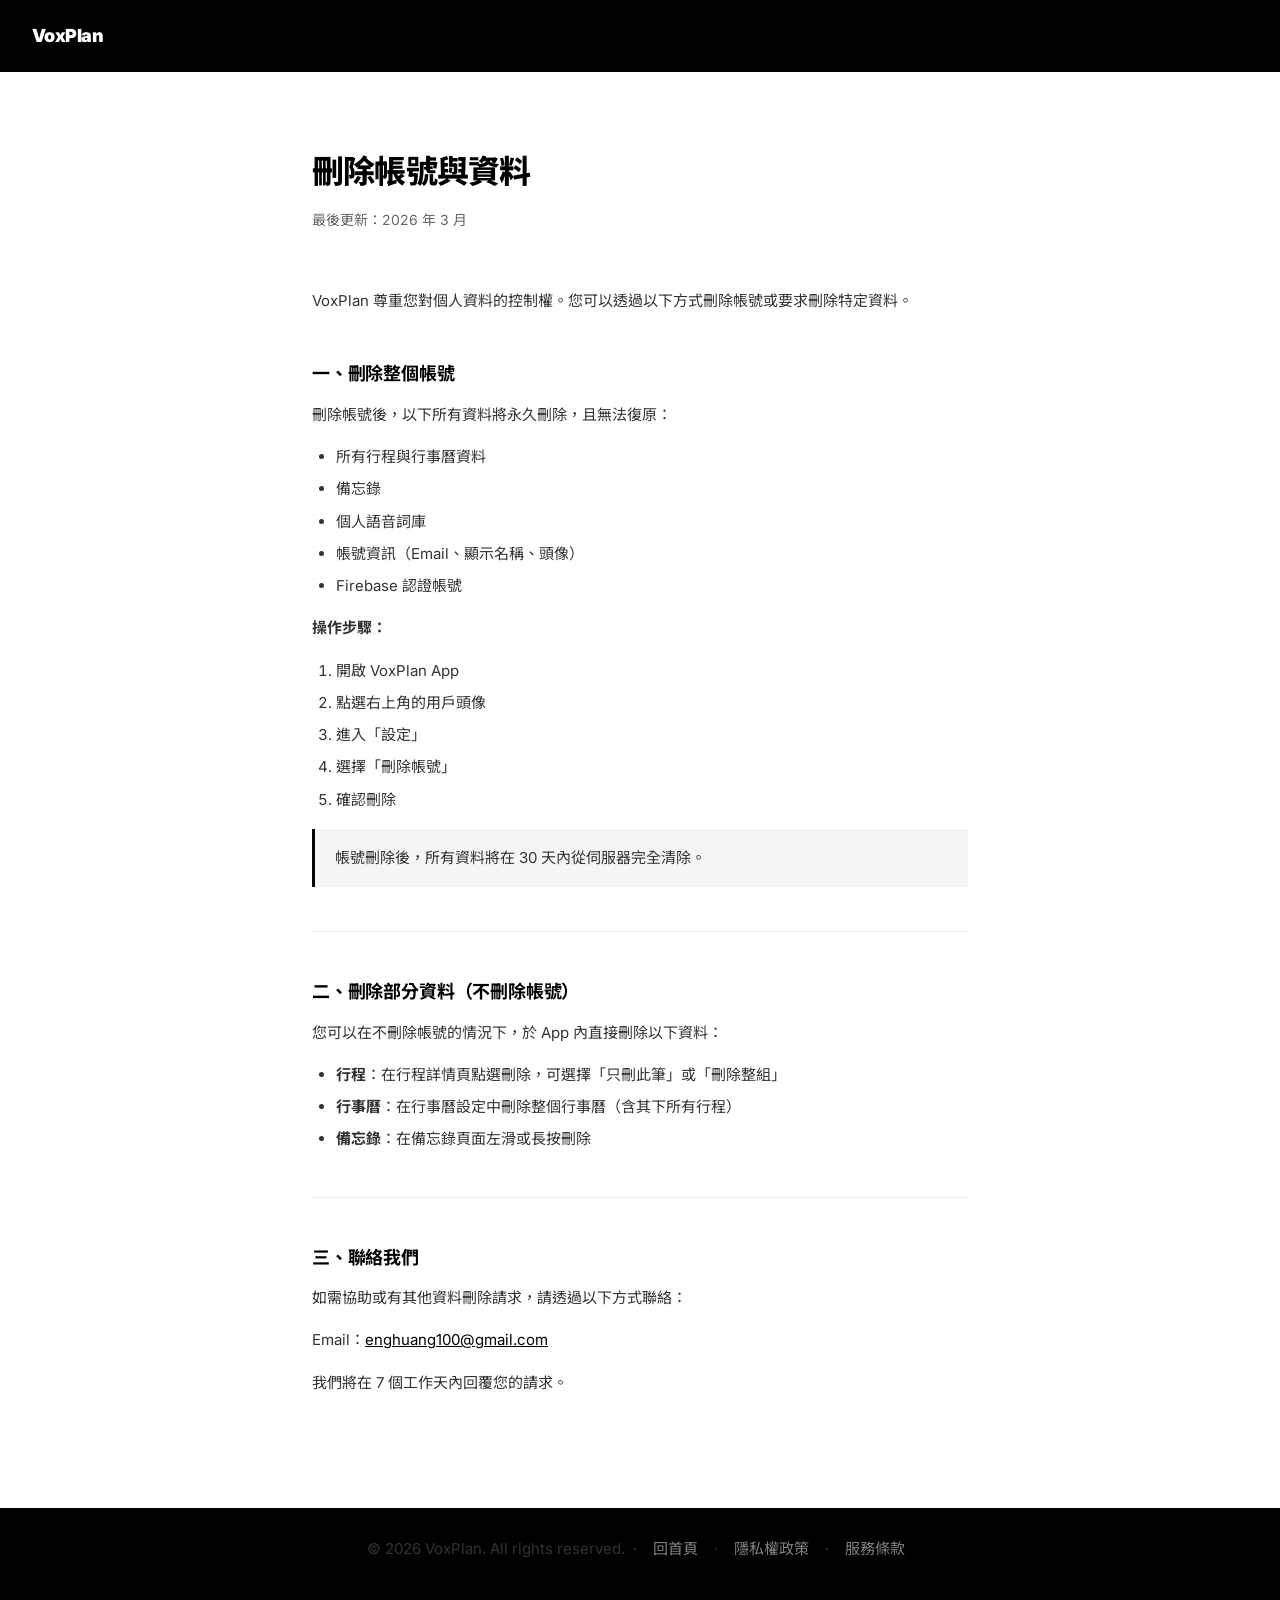
<file: delete-account.html>
<!DOCTYPE html>
<html lang="zh-Hant">
<head>
  <meta charset="UTF-8">
  <meta name="viewport" content="width=device-width, initial-scale=1.0">
  <meta name="robots" content="noindex">
  <title>刪除帳號與資料 — VoxPlan</title>
  <link rel="preconnect" href="https://fonts.googleapis.com">
  <link rel="preconnect" href="https://fonts.gstatic.com" crossorigin>
  <link href="https://fonts.googleapis.com/css2?family=Inter:wght@400;500;700&family=Noto+Sans+TC:wght@400;500;700&display=swap" rel="stylesheet">
  <style>
    *, *::before, *::after { box-sizing: border-box; margin: 0; padding: 0; }

    :root {
      --black: #000;
      --white: #fff;
      --gray-200: #ebebeb;
      --gray-500: #666;
      --font: 'Inter', 'Noto Sans TC', -apple-system, sans-serif;
    }

    body {
      font-family: var(--font);
      color: var(--black);
      background: var(--white);
      line-height: 1.75;
      -webkit-font-smoothing: antialiased;
    }

    header {
      background: var(--black);
      padding: 20px 32px;
    }

    header a {
      font-size: 1.125rem;
      font-weight: 900;
      color: var(--white);
      text-decoration: none;
      letter-spacing: -0.03em;
    }

    main {
      max-width: 720px;
      margin: 0 auto;
      padding: 72px 32px 96px;
    }

    .page-title {
      font-size: 2rem;
      font-weight: 800;
      letter-spacing: -0.025em;
      margin-bottom: 8px;
    }

    .page-updated {
      font-size: 0.875rem;
      color: var(--gray-500);
      margin-bottom: 56px;
    }

    h2 {
      font-size: 1.125rem;
      font-weight: 700;
      margin-top: 44px;
      margin-bottom: 12px;
      letter-spacing: -0.01em;
    }

    p {
      font-size: 0.9375rem;
      color: #333;
      margin-bottom: 16px;
    }

    ol {
      padding-left: 24px;
      margin-bottom: 16px;
    }

    ul {
      padding-left: 24px;
      margin-bottom: 16px;
    }

    li {
      font-size: 0.9375rem;
      color: #333;
      margin-bottom: 6px;
    }

    a {
      color: var(--black);
    }

    .divider {
      border: none;
      border-top: 1px solid var(--gray-200);
      margin: 44px 0;
    }

    .note {
      background: #f5f5f5;
      border-left: 3px solid var(--black);
      padding: 16px 20px;
      margin-bottom: 16px;
      font-size: 0.9375rem;
      color: #333;
    }
  </style>
</head>
<body>
  <header>
    <a href="/">VoxPlan</a>
  </header>

  <main>
    <h1 class="page-title">刪除帳號與資料</h1>
    <p class="page-updated">最後更新：2026 年 3 月</p>

    <p>VoxPlan 尊重您對個人資料的控制權。您可以透過以下方式刪除帳號或要求刪除特定資料。</p>

    <h2>一、刪除整個帳號</h2>
    <p>刪除帳號後，以下所有資料將永久刪除，且無法復原：</p>
    <ul>
      <li>所有行程與行事曆資料</li>
      <li>備忘錄</li>
      <li>個人語音詞庫</li>
      <li>帳號資訊（Email、顯示名稱、頭像）</li>
      <li>Firebase 認證帳號</li>
    </ul>

    <p><strong>操作步驟：</strong></p>
    <ol>
      <li>開啟 VoxPlan App</li>
      <li>點選右上角的用戶頭像</li>
      <li>進入「設定」</li>
      <li>選擇「刪除帳號」</li>
      <li>確認刪除</li>
    </ol>

    <div class="note">
      帳號刪除後，所有資料將在 30 天內從伺服器完全清除。
    </div>

    <hr class="divider">

    <h2>二、刪除部分資料（不刪除帳號）</h2>
    <p>您可以在不刪除帳號的情況下，於 App 內直接刪除以下資料：</p>
    <ul>
      <li><strong>行程</strong>：在行程詳情頁點選刪除，可選擇「只刪此筆」或「刪除整組」</li>
      <li><strong>行事曆</strong>：在行事曆設定中刪除整個行事曆（含其下所有行程）</li>
      <li><strong>備忘錄</strong>：在備忘錄頁面左滑或長按刪除</li>
    </ul>

    <hr class="divider">

    <h2>三、聯絡我們</h2>
    <p>如需協助或有其他資料刪除請求，請透過以下方式聯絡：</p>
    <p>Email：<a href="mailto:enghuang100@gmail.com">enghuang100@gmail.com</a></p>
    <p>我們將在 7 個工作天內回覆您的請求。</p>
  </main>

  <footer style="background:#000;color:rgba(255,255,255,.35);text-align:center;padding:28px 32px;font-size:.8125rem;">
    <p>
      © 2026 VoxPlan. All rights reserved. &nbsp;·&nbsp;
      <a href="index.html" style="color:rgba(255,255,255,.5);text-decoration:none;margin:0 8px;">回首頁</a> &nbsp;·&nbsp;
      <a href="privacy.html" style="color:rgba(255,255,255,.5);text-decoration:none;margin:0 8px;">隱私權政策</a> &nbsp;·&nbsp;
      <a href="terms.html" style="color:rgba(255,255,255,.5);text-decoration:none;margin:0 8px;">服務條款</a>
    </p>
  </footer>

</body>
</html>
</file>
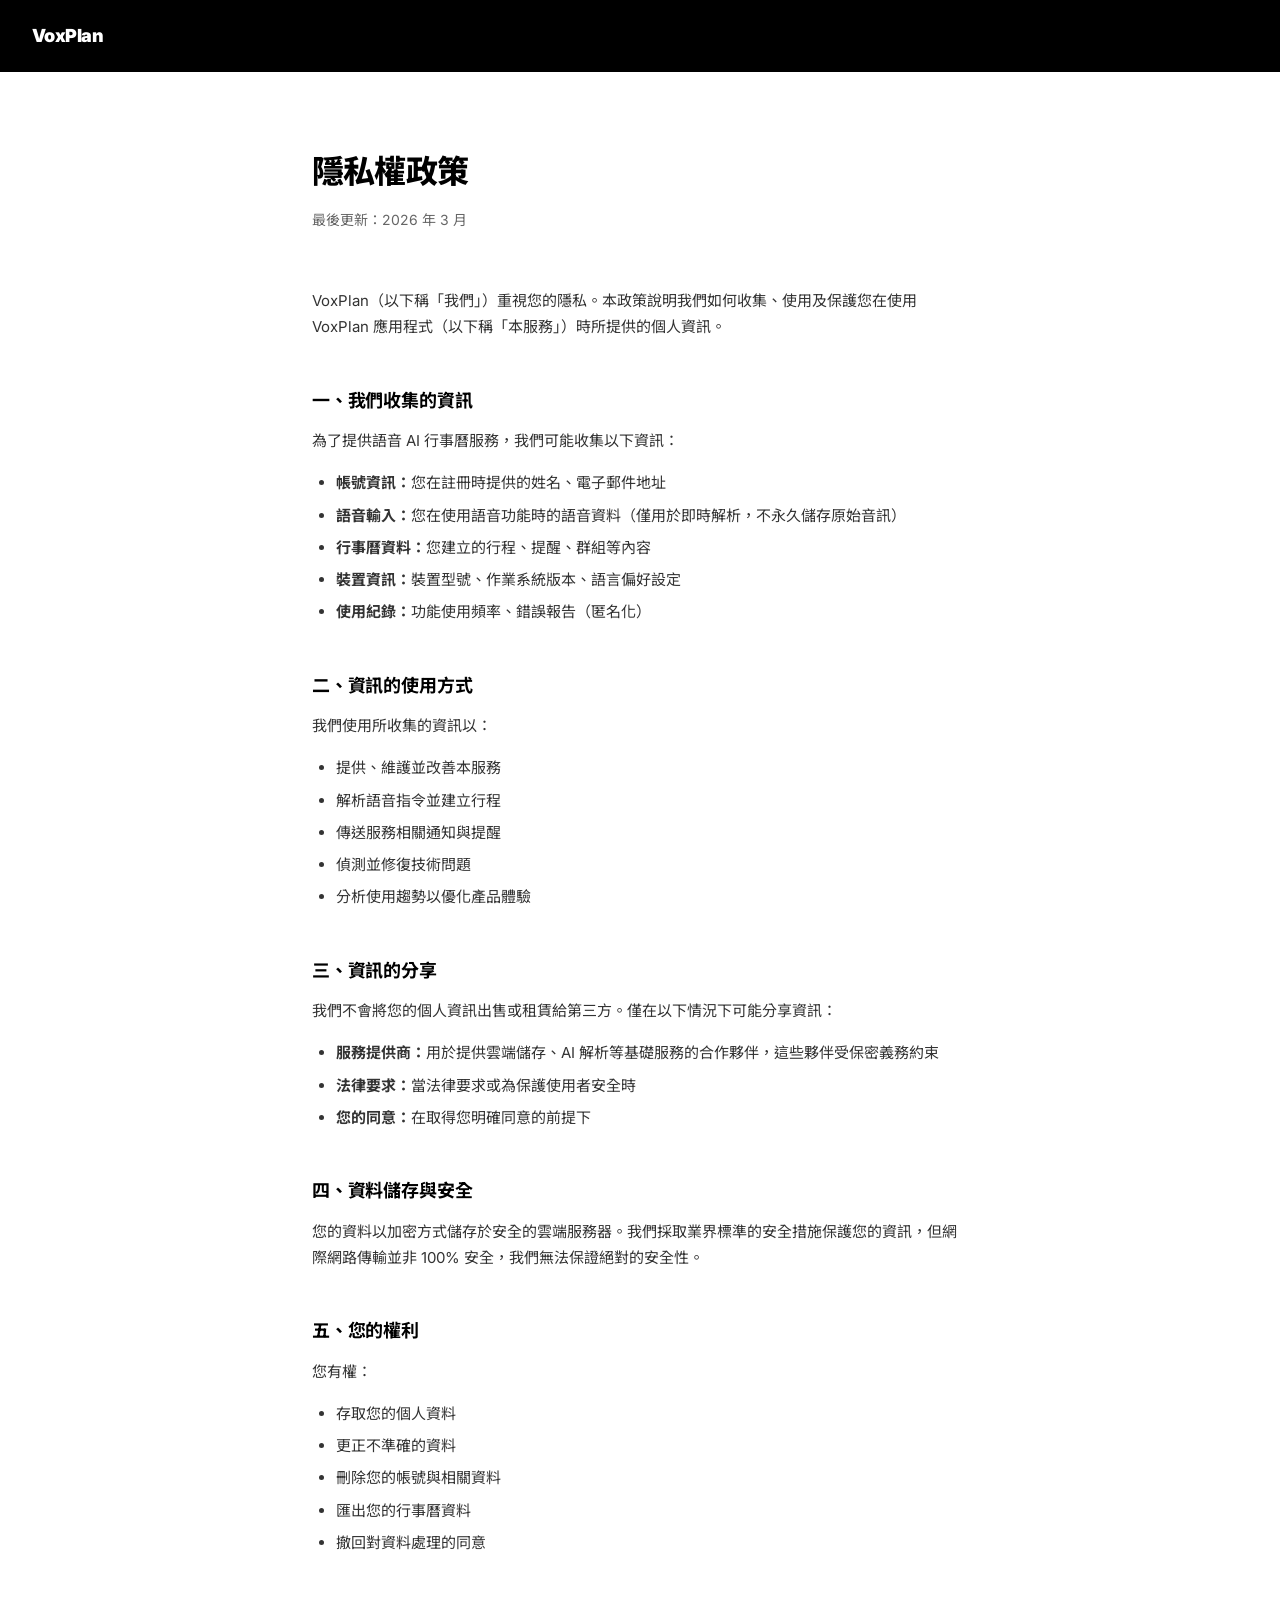
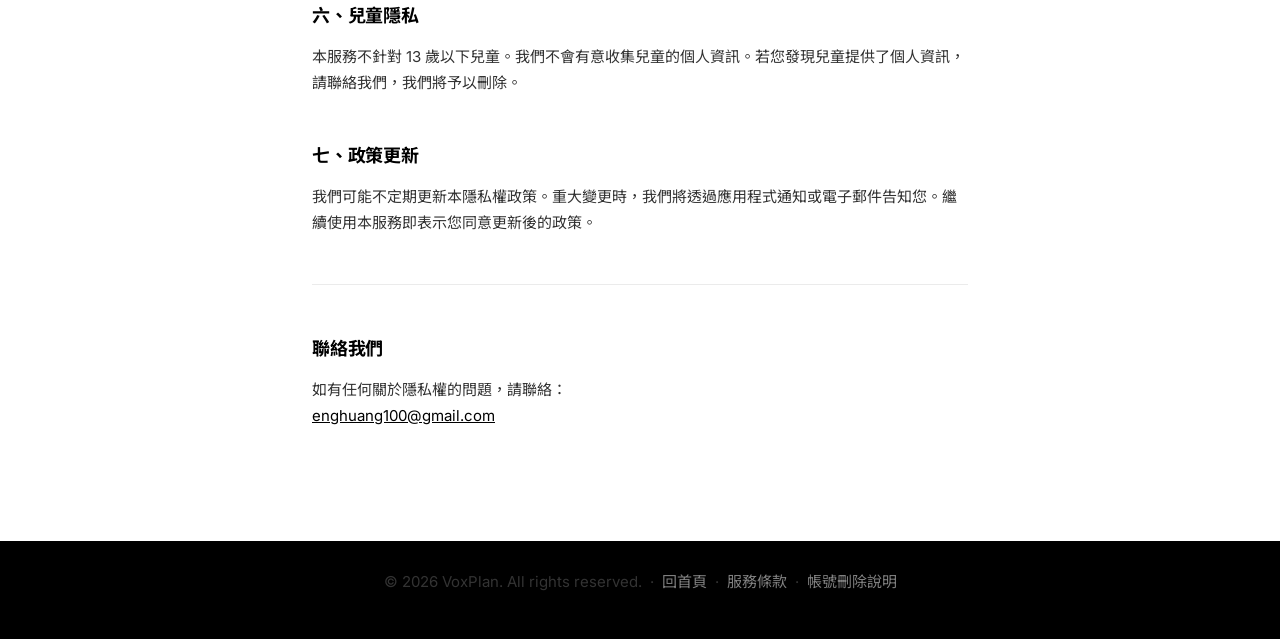
<file: privacy.html>
<!DOCTYPE html>
<html lang="zh-Hant">
<head>
  <meta charset="UTF-8">
  <meta name="viewport" content="width=device-width, initial-scale=1.0">
  <meta name="robots" content="noindex">
  <title>隱私權政策 — VoxPlan</title>
  <link rel="preconnect" href="https://fonts.googleapis.com">
  <link rel="preconnect" href="https://fonts.gstatic.com" crossorigin>
  <link href="https://fonts.googleapis.com/css2?family=Inter:wght@400;500;700&family=Noto+Sans+TC:wght@400;500;700&display=swap" rel="stylesheet">
  <style>
    *, *::before, *::after { box-sizing: border-box; margin: 0; padding: 0; }

    :root {
      --black: #000;
      --white: #fff;
      --gray-200: #ebebeb;
      --gray-500: #666;
      --font: 'Inter', 'Noto Sans TC', -apple-system, sans-serif;
    }

    body {
      font-family: var(--font);
      color: var(--black);
      background: var(--white);
      line-height: 1.75;
      -webkit-font-smoothing: antialiased;
    }

    header {
      background: var(--black);
      padding: 20px 32px;
    }

    header a {
      font-size: 1.125rem;
      font-weight: 900;
      color: var(--white);
      text-decoration: none;
      letter-spacing: -0.03em;
    }

    main {
      max-width: 720px;
      margin: 0 auto;
      padding: 72px 32px 96px;
    }

    .page-title {
      font-size: 2rem;
      font-weight: 800;
      letter-spacing: -0.025em;
      margin-bottom: 8px;
    }

    .page-updated {
      font-size: 0.875rem;
      color: var(--gray-500);
      margin-bottom: 56px;
    }

    h2 {
      font-size: 1.125rem;
      font-weight: 700;
      margin-top: 44px;
      margin-bottom: 12px;
      letter-spacing: -0.01em;
    }

    p {
      font-size: 0.9375rem;
      color: #333;
      margin-bottom: 16px;
    }

    ul {
      padding-left: 24px;
      margin-bottom: 16px;
    }

    li {
      font-size: 0.9375rem;
      color: #333;
      margin-bottom: 6px;
    }

    a {
      color: var(--black);
    }

    hr {
      border: none;
      border-top: 1px solid var(--gray-200);
      margin: 48px 0;
    }

    footer {
      background: var(--black);
      color: rgba(255,255,255,0.35);
      text-align: center;
      padding: 28px 32px;
      font-size: 0.8125rem;
    }

    footer a {
      color: rgba(255,255,255,0.5);
      text-decoration: none;
    }

    @media (max-width: 540px) {
      main { padding: 48px 20px 72px; }
      header { padding: 18px 20px; }
    }
  </style>
</head>
<body>

  <header>
    <a href="index.html">VoxPlan</a>
  </header>

  <main>
    <h1 class="page-title">隱私權政策</h1>
    <p class="page-updated">最後更新：2026 年 3 月</p>

    <p>VoxPlan（以下稱「我們」）重視您的隱私。本政策說明我們如何收集、使用及保護您在使用 VoxPlan 應用程式（以下稱「本服務」）時所提供的個人資訊。</p>

    <h2>一、我們收集的資訊</h2>
    <p>為了提供語音 AI 行事曆服務，我們可能收集以下資訊：</p>
    <ul>
      <li><strong>帳號資訊：</strong>您在註冊時提供的姓名、電子郵件地址</li>
      <li><strong>語音輸入：</strong>您在使用語音功能時的語音資料（僅用於即時解析，不永久儲存原始音訊）</li>
      <li><strong>行事曆資料：</strong>您建立的行程、提醒、群組等內容</li>
      <li><strong>裝置資訊：</strong>裝置型號、作業系統版本、語言偏好設定</li>
      <li><strong>使用紀錄：</strong>功能使用頻率、錯誤報告（匿名化）</li>
    </ul>

    <h2>二、資訊的使用方式</h2>
    <p>我們使用所收集的資訊以：</p>
    <ul>
      <li>提供、維護並改善本服務</li>
      <li>解析語音指令並建立行程</li>
      <li>傳送服務相關通知與提醒</li>
      <li>偵測並修復技術問題</li>
      <li>分析使用趨勢以優化產品體驗</li>
    </ul>

    <h2>三、資訊的分享</h2>
    <p>我們不會將您的個人資訊出售或租賃給第三方。僅在以下情況下可能分享資訊：</p>
    <ul>
      <li><strong>服務提供商：</strong>用於提供雲端儲存、AI 解析等基礎服務的合作夥伴，這些夥伴受保密義務約束</li>
      <li><strong>法律要求：</strong>當法律要求或為保護使用者安全時</li>
      <li><strong>您的同意：</strong>在取得您明確同意的前提下</li>
    </ul>

    <h2>四、資料儲存與安全</h2>
    <p>您的資料以加密方式儲存於安全的雲端服務器。我們採取業界標準的安全措施保護您的資訊，但網際網路傳輸並非 100% 安全，我們無法保證絕對的安全性。</p>

    <h2>五、您的權利</h2>
    <p>您有權：</p>
    <ul>
      <li>存取您的個人資料</li>
      <li>更正不準確的資料</li>
      <li>刪除您的帳號與相關資料</li>
      <li>匯出您的行事曆資料</li>
      <li>撤回對資料處理的同意</li>
    </ul>

    <h2>六、兒童隱私</h2>
    <p>本服務不針對 13 歲以下兒童。我們不會有意收集兒童的個人資訊。若您發現兒童提供了個人資訊，請聯絡我們，我們將予以刪除。</p>

    <h2>七、政策更新</h2>
    <p>我們可能不定期更新本隱私權政策。重大變更時，我們將透過應用程式通知或電子郵件告知您。繼續使用本服務即表示您同意更新後的政策。</p>

    <hr>

    <h2>聯絡我們</h2>
    <p>如有任何關於隱私權的問題，請聯絡：<br>
    <a href="mailto:enghuang100@gmail.com">enghuang100@gmail.com</a></p>
  </main>

  <footer>
    <p>
      © 2026 VoxPlan. All rights reserved. &nbsp;·&nbsp;
      <a href="index.html">回首頁</a> &nbsp;·&nbsp;
      <a href="terms.html">服務條款</a> &nbsp;·&nbsp;
      <a href="delete-account.html">帳號刪除說明</a>
    </p>
  </footer>

</body>
</html>
</file>
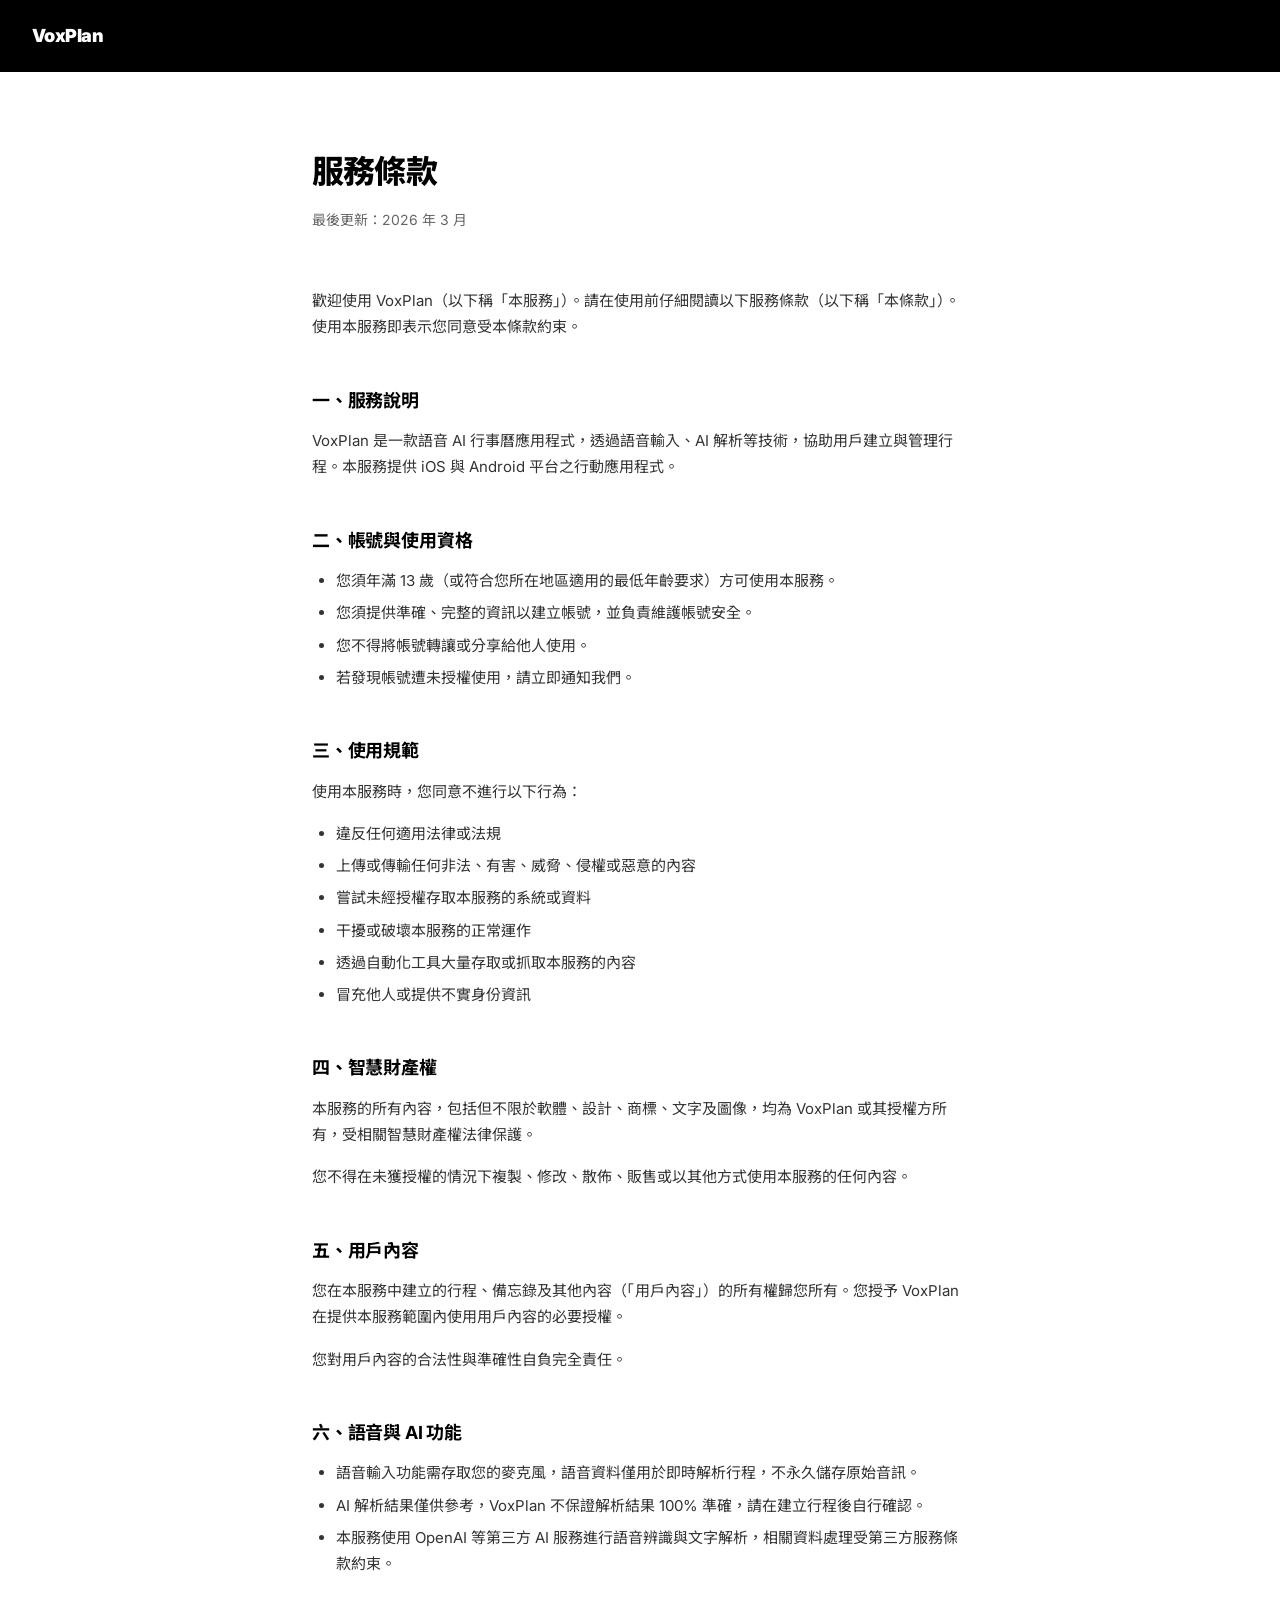
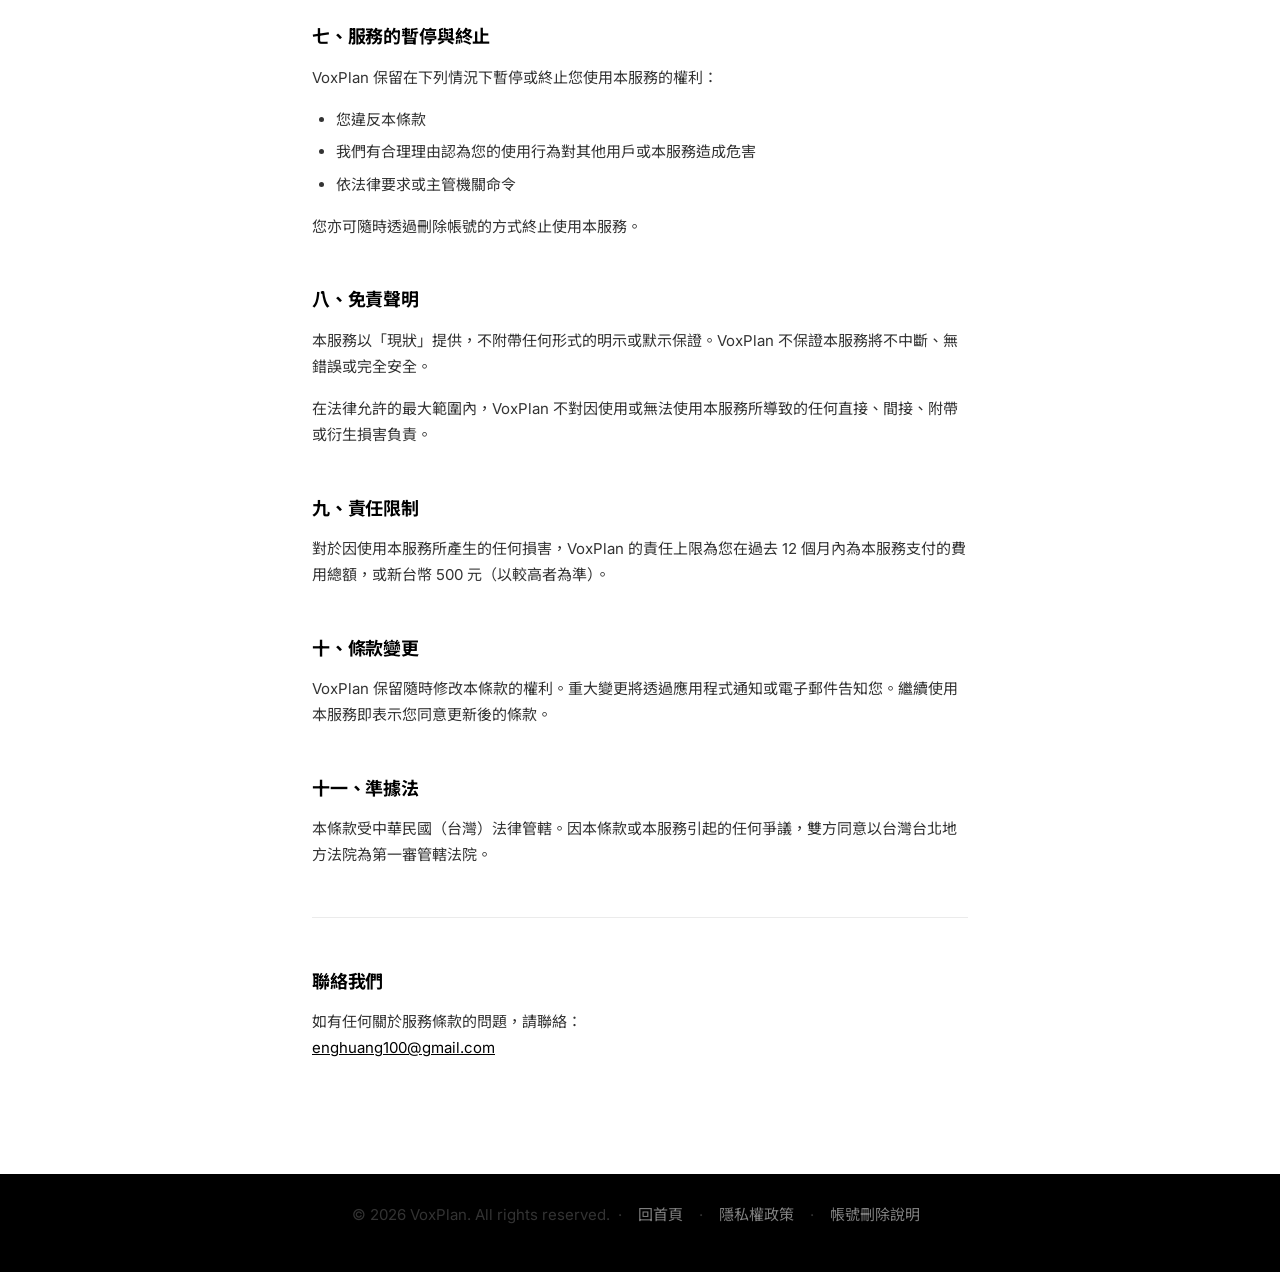
<file: terms.html>
<!DOCTYPE html>
<html lang="zh-Hant">
<head>
  <meta charset="UTF-8">
  <meta name="viewport" content="width=device-width, initial-scale=1.0">
  <meta name="robots" content="noindex">
  <title>服務條款 — VoxPlan</title>
  <link rel="preconnect" href="https://fonts.googleapis.com">
  <link rel="preconnect" href="https://fonts.gstatic.com" crossorigin>
  <link href="https://fonts.googleapis.com/css2?family=Inter:wght@400;500;700&family=Noto+Sans+TC:wght@400;500;700&display=swap" rel="stylesheet">
  <style>
    *, *::before, *::after { box-sizing: border-box; margin: 0; padding: 0; }

    :root {
      --black: #000;
      --white: #fff;
      --gray-200: #ebebeb;
      --gray-500: #666;
      --font: 'Inter', 'Noto Sans TC', -apple-system, sans-serif;
    }

    body {
      font-family: var(--font);
      color: var(--black);
      background: var(--white);
      line-height: 1.75;
      -webkit-font-smoothing: antialiased;
    }

    header {
      background: var(--black);
      padding: 20px 32px;
    }

    header a {
      font-size: 1.125rem;
      font-weight: 900;
      color: var(--white);
      text-decoration: none;
      letter-spacing: -0.03em;
    }

    main {
      max-width: 720px;
      margin: 0 auto;
      padding: 72px 32px 96px;
    }

    .page-title {
      font-size: 2rem;
      font-weight: 800;
      letter-spacing: -0.025em;
      margin-bottom: 8px;
    }

    .page-updated {
      font-size: 0.875rem;
      color: var(--gray-500);
      margin-bottom: 56px;
    }

    h2 {
      font-size: 1.125rem;
      font-weight: 700;
      margin-top: 44px;
      margin-bottom: 12px;
      letter-spacing: -0.01em;
    }

    p {
      font-size: 0.9375rem;
      color: #333;
      margin-bottom: 16px;
    }

    ul {
      padding-left: 24px;
      margin-bottom: 16px;
    }

    li {
      font-size: 0.9375rem;
      color: #333;
      margin-bottom: 6px;
    }

    a { color: var(--black); }

    hr {
      border: none;
      border-top: 1px solid var(--gray-200);
      margin: 48px 0;
    }

    footer {
      background: var(--black);
      color: rgba(255,255,255,0.35);
      text-align: center;
      padding: 28px 32px;
      font-size: 0.8125rem;
    }

    footer a {
      color: rgba(255,255,255,0.5);
      text-decoration: none;
      margin: 0 8px;
    }

    @media (max-width: 540px) {
      main { padding: 48px 20px 72px; }
      header { padding: 18px 20px; }
    }
  </style>
</head>
<body>

  <header>
    <a href="index.html">VoxPlan</a>
  </header>

  <main>
    <h1 class="page-title">服務條款</h1>
    <p class="page-updated">最後更新：2026 年 3 月</p>

    <p>歡迎使用 VoxPlan（以下稱「本服務」）。請在使用前仔細閱讀以下服務條款（以下稱「本條款」）。使用本服務即表示您同意受本條款約束。</p>

    <h2>一、服務說明</h2>
    <p>VoxPlan 是一款語音 AI 行事曆應用程式，透過語音輸入、AI 解析等技術，協助用戶建立與管理行程。本服務提供 iOS 與 Android 平台之行動應用程式。</p>

    <h2>二、帳號與使用資格</h2>
    <ul>
      <li>您須年滿 13 歲（或符合您所在地區適用的最低年齡要求）方可使用本服務。</li>
      <li>您須提供準確、完整的資訊以建立帳號，並負責維護帳號安全。</li>
      <li>您不得將帳號轉讓或分享給他人使用。</li>
      <li>若發現帳號遭未授權使用，請立即通知我們。</li>
    </ul>

    <h2>三、使用規範</h2>
    <p>使用本服務時，您同意不進行以下行為：</p>
    <ul>
      <li>違反任何適用法律或法規</li>
      <li>上傳或傳輸任何非法、有害、威脅、侵權或惡意的內容</li>
      <li>嘗試未經授權存取本服務的系統或資料</li>
      <li>干擾或破壞本服務的正常運作</li>
      <li>透過自動化工具大量存取或抓取本服務的內容</li>
      <li>冒充他人或提供不實身份資訊</li>
    </ul>

    <h2>四、智慧財產權</h2>
    <p>本服務的所有內容，包括但不限於軟體、設計、商標、文字及圖像，均為 VoxPlan 或其授權方所有，受相關智慧財產權法律保護。</p>
    <p>您不得在未獲授權的情況下複製、修改、散佈、販售或以其他方式使用本服務的任何內容。</p>

    <h2>五、用戶內容</h2>
    <p>您在本服務中建立的行程、備忘錄及其他內容（「用戶內容」）的所有權歸您所有。您授予 VoxPlan 在提供本服務範圍內使用用戶內容的必要授權。</p>
    <p>您對用戶內容的合法性與準確性自負完全責任。</p>

    <h2>六、語音與 AI 功能</h2>
    <ul>
      <li>語音輸入功能需存取您的麥克風，語音資料僅用於即時解析行程，不永久儲存原始音訊。</li>
      <li>AI 解析結果僅供參考，VoxPlan 不保證解析結果 100% 準確，請在建立行程後自行確認。</li>
      <li>本服務使用 OpenAI 等第三方 AI 服務進行語音辨識與文字解析，相關資料處理受第三方服務條款約束。</li>
    </ul>

    <h2>七、服務的暫停與終止</h2>
    <p>VoxPlan 保留在下列情況下暫停或終止您使用本服務的權利：</p>
    <ul>
      <li>您違反本條款</li>
      <li>我們有合理理由認為您的使用行為對其他用戶或本服務造成危害</li>
      <li>依法律要求或主管機關命令</li>
    </ul>
    <p>您亦可隨時透過刪除帳號的方式終止使用本服務。</p>

    <h2>八、免責聲明</h2>
    <p>本服務以「現狀」提供，不附帶任何形式的明示或默示保證。VoxPlan 不保證本服務將不中斷、無錯誤或完全安全。</p>
    <p>在法律允許的最大範圍內，VoxPlan 不對因使用或無法使用本服務所導致的任何直接、間接、附帶或衍生損害負責。</p>

    <h2>九、責任限制</h2>
    <p>對於因使用本服務所產生的任何損害，VoxPlan 的責任上限為您在過去 12 個月內為本服務支付的費用總額，或新台幣 500 元（以較高者為準）。</p>

    <h2>十、條款變更</h2>
    <p>VoxPlan 保留隨時修改本條款的權利。重大變更將透過應用程式通知或電子郵件告知您。繼續使用本服務即表示您同意更新後的條款。</p>

    <h2>十一、準據法</h2>
    <p>本條款受中華民國（台灣）法律管轄。因本條款或本服務引起的任何爭議，雙方同意以台灣台北地方法院為第一審管轄法院。</p>

    <hr>

    <h2>聯絡我們</h2>
    <p>如有任何關於服務條款的問題，請聯絡：<br>
    <a href="mailto:enghuang100@gmail.com">enghuang100@gmail.com</a></p>
  </main>

  <footer>
    <p>
      © 2026 VoxPlan. All rights reserved. &nbsp;·&nbsp;
      <a href="index.html">回首頁</a> &nbsp;·&nbsp;
      <a href="privacy.html">隱私權政策</a> &nbsp;·&nbsp;
      <a href="delete-account.html">帳號刪除說明</a>
    </p>
  </footer>

</body>
</html>
</file>
